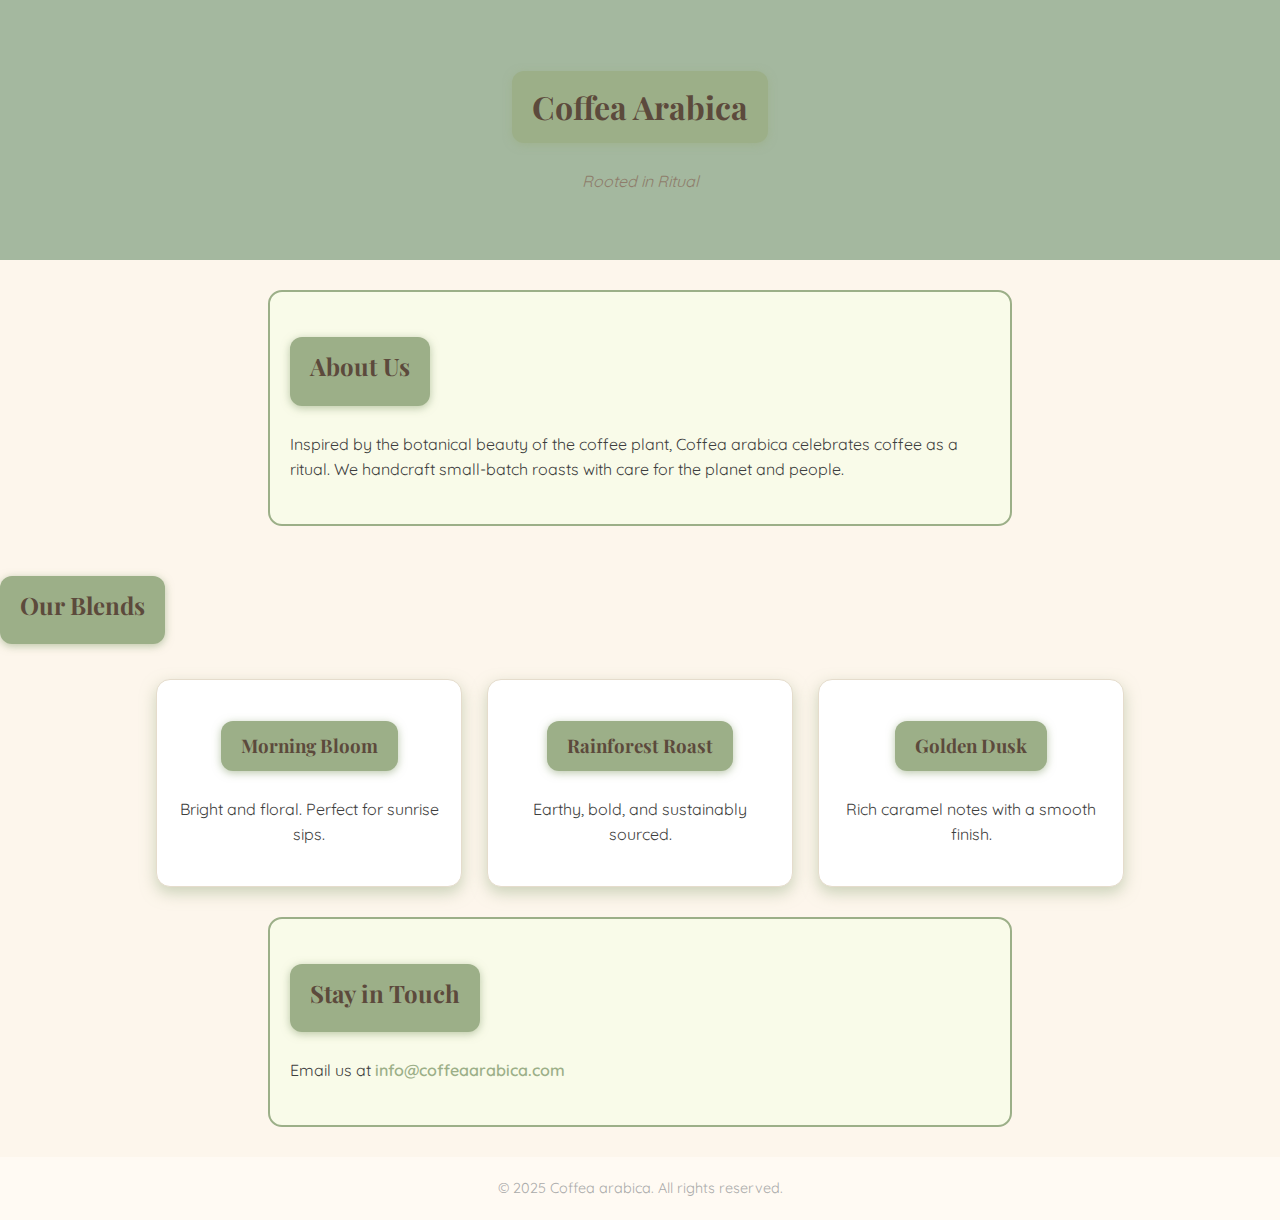
<file: index.html>
<!DOCTYPE html>
<html lang="en">
<head>
  <meta charset="UTF-8" />
  <meta name="viewport" content="width=device-width, initial-scale=1.0"/>
  <title>Coffea arabica</title>
  <link rel="stylesheet" href="style.css" />
  <link href="https://fonts.googleapis.com/css2?family=Playfair+Display:wght@500&family=Quicksand:wght@400;600&display=swap" rel="stylesheet">
</head>
<body>
  <header>
    <h1>Coffea Arabica</h1>
    <p class="tagline">Rooted in Ritual</p>
  </header>

  <section class="about">
    <h2>About Us</h2>
    <p>Inspired by the botanical beauty of the coffee plant, Coffea arabica celebrates coffee as a ritual. We handcraft small-batch roasts with care for the planet and people.</p>
  </section>

  <section class="menu">
    <h2>Our Blends</h2>
    <div class="cards">
      <div class="card">
        <h3>Morning Bloom</h3>
        <p>Bright and floral. Perfect for sunrise sips.</p>
      </div>
      <div class="card">
        <h3>Rainforest Roast</h3>
        <p>Earthy, bold, and sustainably sourced.</p>
      </div>
      <div class="card">
        <h3>Golden Dusk</h3>
        <p>Rich caramel notes with a smooth finish.</p>
      </div>
    </div>
  </section>

  <section class="contact">
    <h2>Stay in Touch</h2>
    <p>Email us at <a href="mailto:info@coffeaarabica.com">info@coffeaarabica.com</a></p>
  </section>

  <footer>
    &copy; 2025 Coffea arabica. All rights reserved.
  </footer>
</body>
</html>
</file>
<file: style.css>
:root {
  --sage-green: #9caf88; /* sage green */
  --cream: #fdf6ec;
  --tan: #e5dccc;
  --light-brown: #8e7d6b;
  --dark-brown: #5c4a3c;
}

/* Fonts */
body {
  font-family: 'Quicksand', sans-serif;
  background-color: var(--cream);
  color: #3e3e3e;
  margin: 0;
  padding: 0;
  line-height: 1.6;
}

h1, h2, h3 {
  font-family: 'Playfair Display', serif;
  color: var(--dark-brown);
  background-color: var(--sage-green);
  padding: 10px 20px;
  border-radius: 12px;
  margin-bottom: 10px;
  display: inline-block;
  box-shadow: 0 2px 8px rgba(156, 175, 136, 0.7);
  position: relative;
}

h2::after {
  content: "";
  display: block;
  width: 50px;
  height: 4px;
  background-color: var(--sage-green);
  margin-top: 6px;
  border-radius: 2px;
}

/* Make header background sage green */
header {
  text-align: center;
  padding: 50px 20px;
  background-color: #a4b89f; /* lighter sage green */
  color: #3e3e3e;
}

.logo {
  width: 80px;
  margin-bottom: 15px;
}

.tagline {
  font-style: italic;
  color: var(--light-brown);
}

/* Add sage green borders to About and Contact */
.about, .contact {
  border: 2px solid var(--sage-green);
  padding: 25px 20px;
  border-radius: 14px;
  max-width: 700px;
  margin: 30px auto;
  background-color: #f9fbe9; /* very light green-cream */
}

/* Make links sage green */
a {
  color: var(--sage-green);
  text-decoration: none;
  font-weight: 600;
}

a:hover {
  text-decoration: underline;
  text-underline-offset: 3px;
  text-decoration-color: var(--sage-green);
}

/* Cards */
.menu .cards {
  display: flex;
  flex-wrap: wrap;
  gap: 25px;
  margin-top: 25px;
  justify-content: center;
}

.card {
  background-color: #ffffff;
  border: 1px solid var(--tan);
  padding: 22px;
  border-radius: 14px;
  box-shadow: 0 6px 15px rgba(156, 175, 136, 0.5);
  width: 260px;
  text-align: center;
}

footer {
  text-align: center;
  padding: 20px;
  font-size: 0.9em;
  color: #aaa;
  background-color: #fffaf3;
}
</file>
